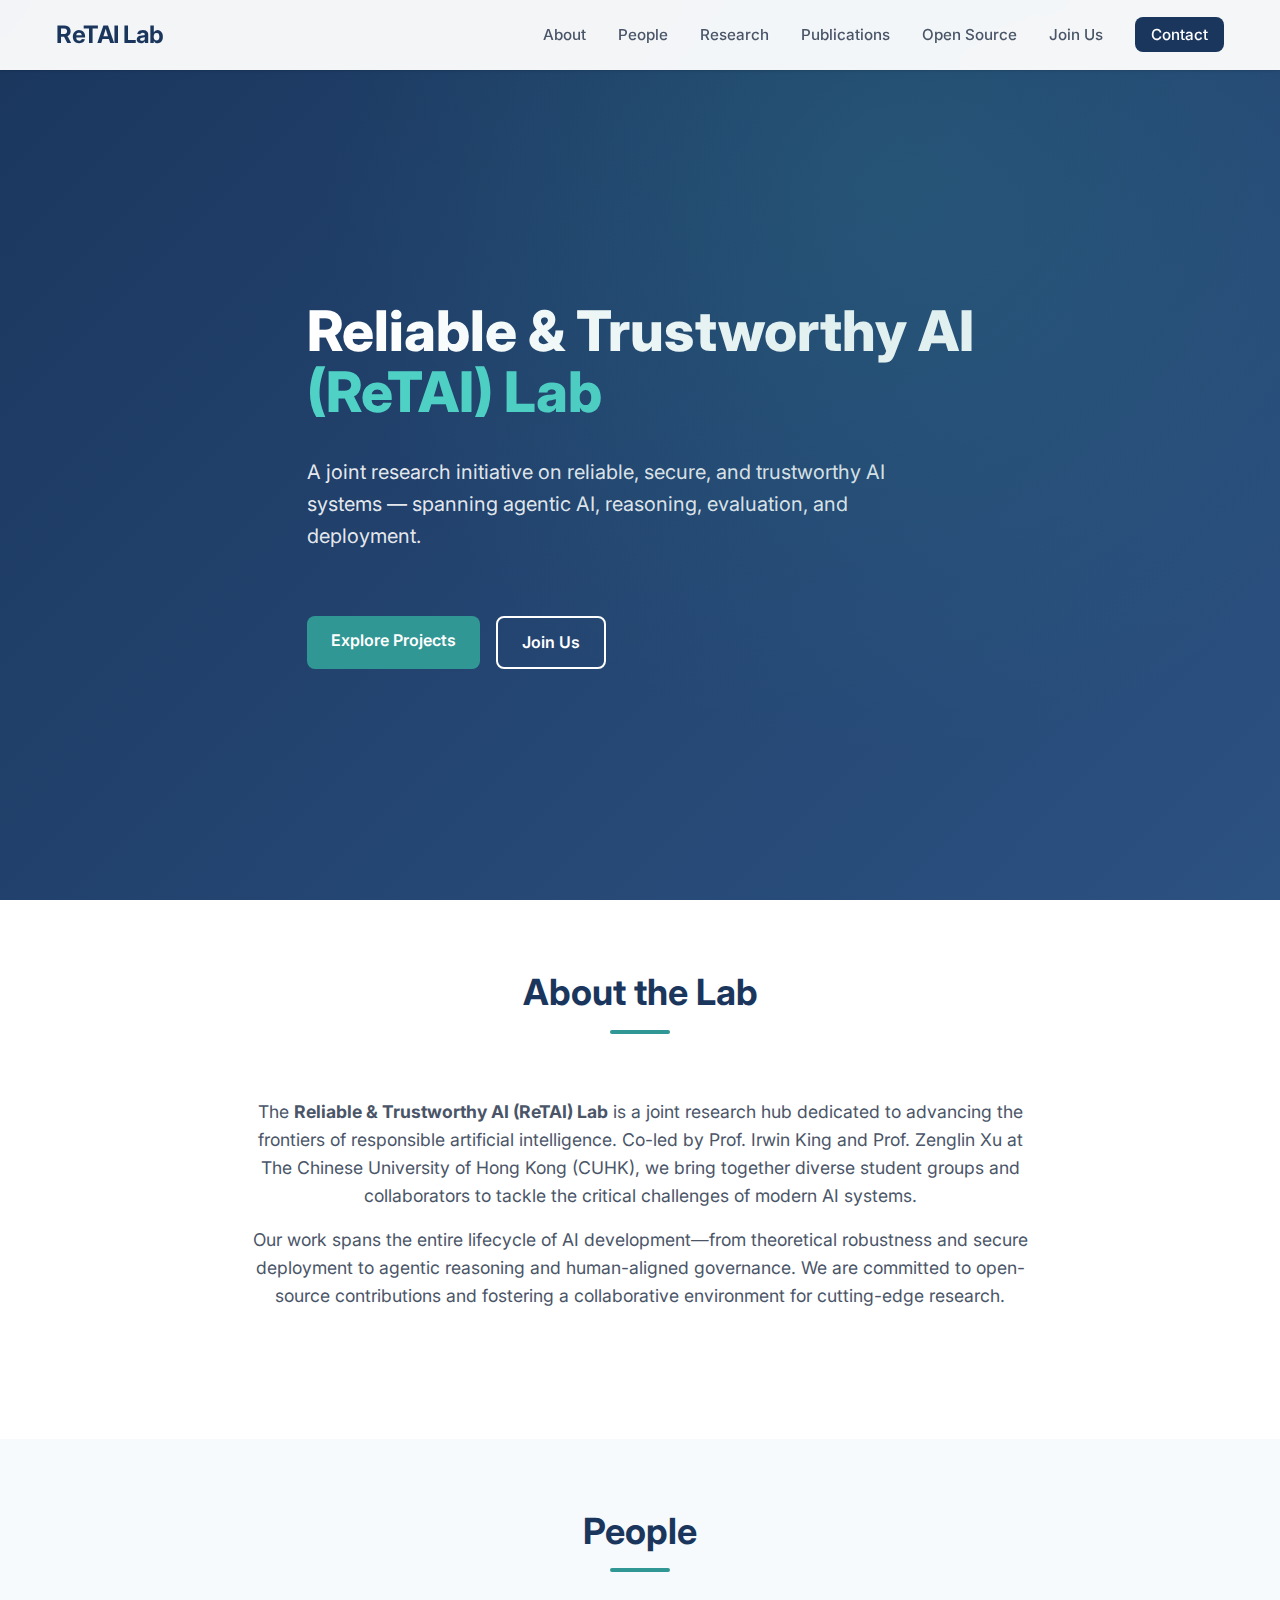
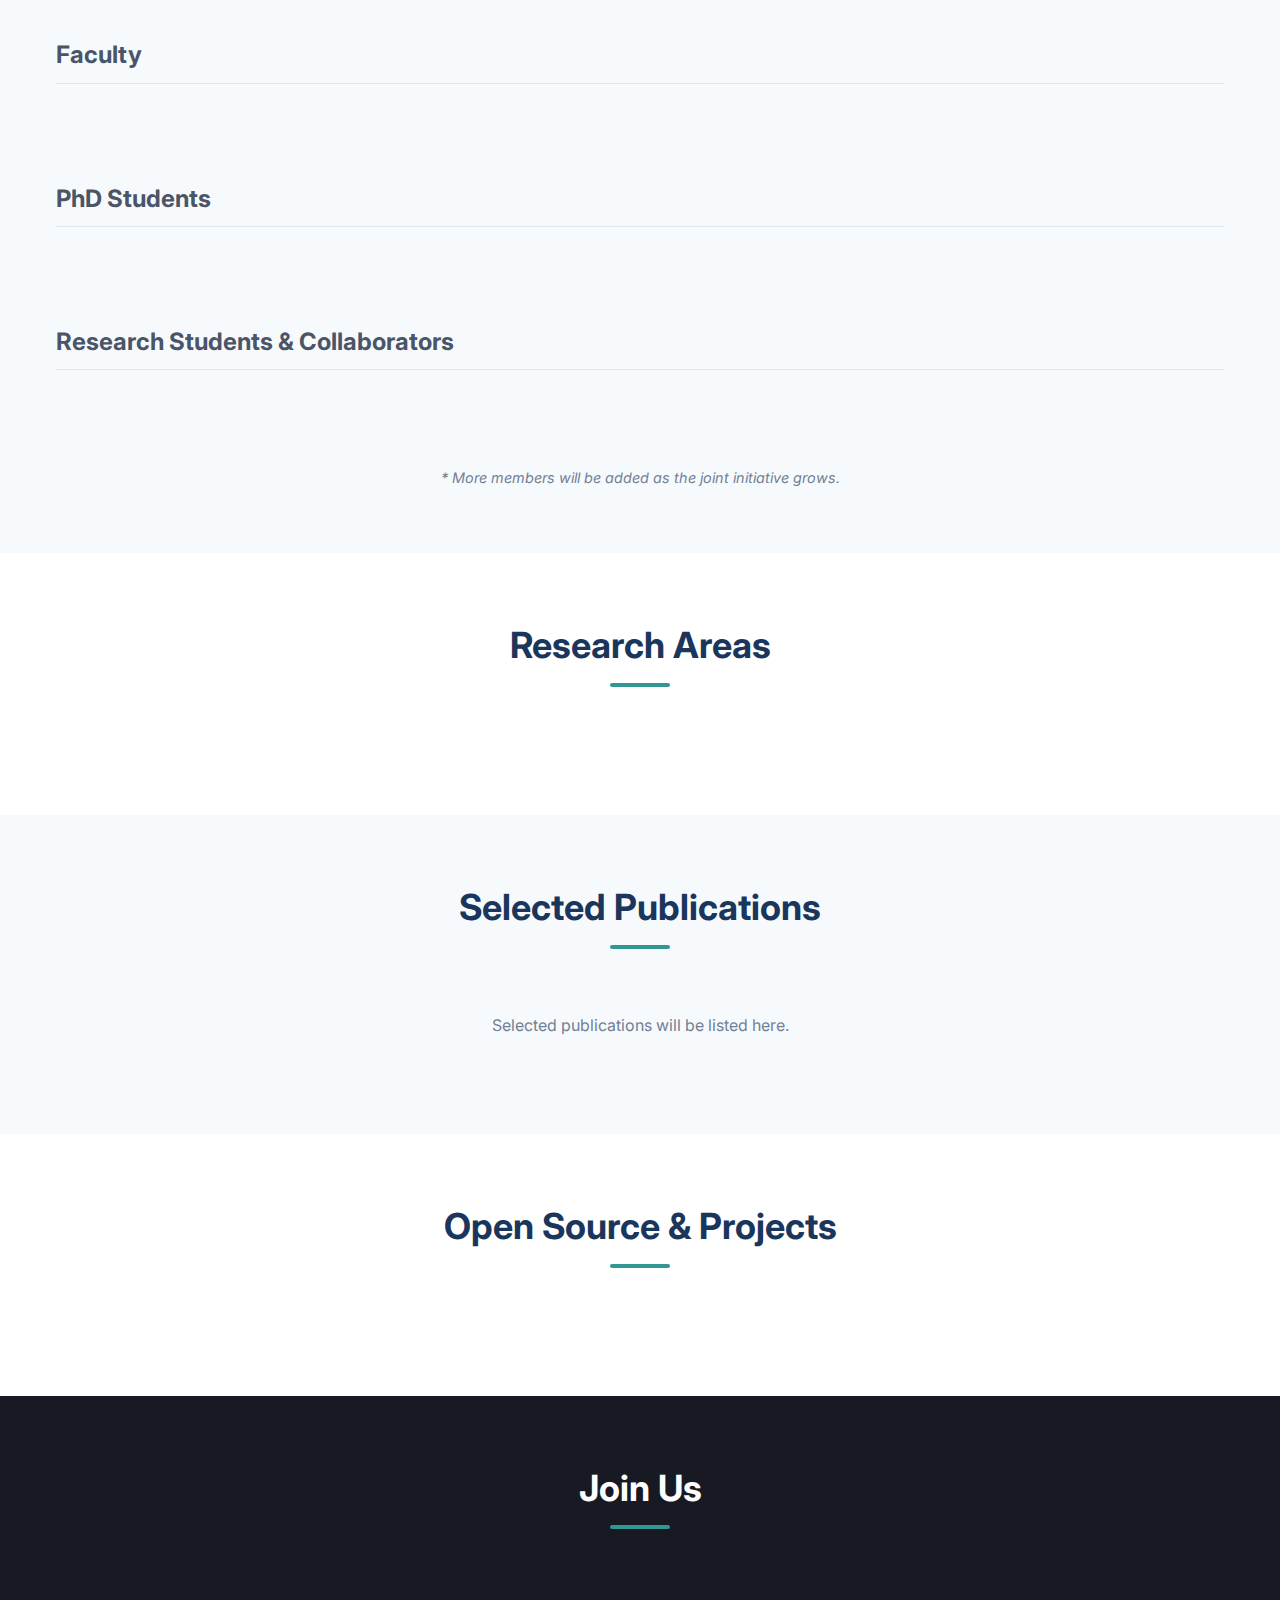
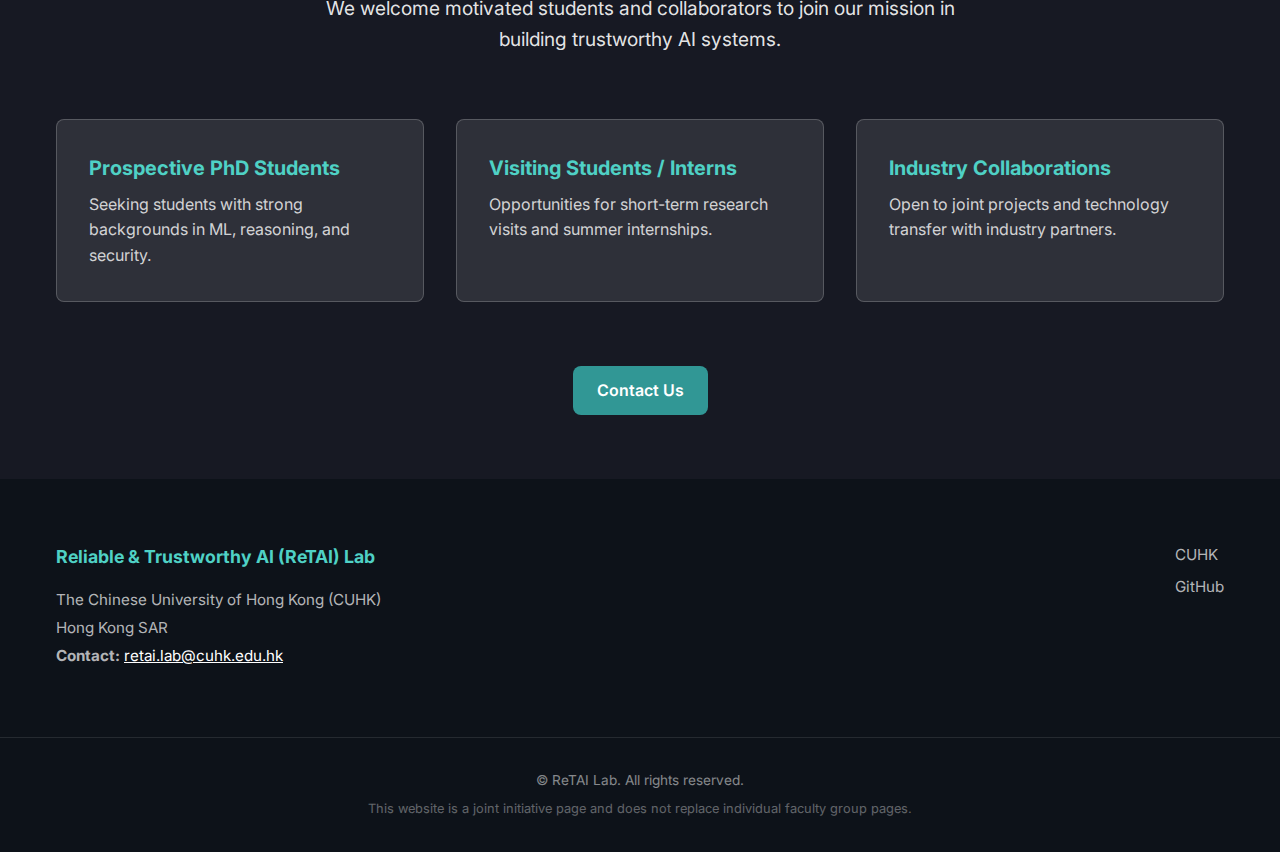
<file: index.html>
<!DOCTYPE html>
<html lang="en">
<head>
    <meta charset="UTF-8">
    <meta name="viewport" content="width=device-width, initial-scale=1.0">
    <title>Reliable & Trustworthy AI (ReTAI) Lab - CUHK</title>
    <meta name="description" content="Joint research initiative on reliable, secure, and trustworthy AI systems co-led by Prof. Irwin King and Prof. Zenglin Xu at CUHK.">
    
    <!-- Fonts -->
    <link rel="preconnect" href="https://fonts.googleapis.com">
    <link rel="preconnect" href="https://fonts.gstatic.com" crossorigin>
    <link href="https://fonts.googleapis.com/css2?family=Inter:wght@300;400;500;600;700&display=swap" rel="stylesheet">
    
    <!-- Styles -->
    <link rel="stylesheet" href="css/styles.css">
</head>
<body>

    <!-- Navigation -->
    <nav class="navbar">
        <div class="container nav-container">
            <a href="#" class="logo">ReTAI Lab</a>
            <button class="nav-toggle" aria-label="Toggle navigation">
                <span class="hamburger"></span>
            </button>
            <ul class="nav-links">
                <li><a href="#about">About</a></li>
                <li><a href="#people">People</a></li>
                <li><a href="#research">Research</a></li>
                <li><a href="#publications">Publications</a></li>
                <li><a href="#opensource">Open Source</a></li>
                <li><a href="#joinus">Join Us</a></li>
                <li><a href="#contact" class="nav-cta">Contact</a></li>
            </ul>
        </div>
    </nav>

    <!-- Hero Section -->
    <section id="hero" class="hero-section">
        <div class="container hero-content">
            <h1>Reliable & Trustworthy AI <br><span class="highlight">(ReTAI) Lab</span></h1>
            <p class="subtitle">A joint research initiative on reliable, secure, and trustworthy AI systems — spanning agentic AI, reasoning, evaluation, and deployment.</p>
            <div class="hero-buttons">
                <a href="#opensource" class="btn btn-primary">Explore Projects</a>
                <a href="#joinus" class="btn btn-outline">Join Us</a>
            </div>
        </div>
    </section>

    <!-- About Section -->
    <section id="about" class="section">
        <div class="container">
            <h2 class="section-title">About the Lab</h2>
            <div class="about-content">
                <div class="about-text">
                    <p>The <strong>Reliable & Trustworthy AI (ReTAI) Lab</strong> is a joint research hub dedicated to advancing the frontiers of responsible artificial intelligence. Co-led by Prof. Irwin King and Prof. Zenglin Xu at The Chinese University of Hong Kong (CUHK), we bring together diverse student groups and collaborators to tackle the critical challenges of modern AI systems.</p>
                    <p>Our work spans the entire lifecycle of AI development—from theoretical robustness and secure deployment to agentic reasoning and human-aligned governance. We are committed to open-source contributions and fostering a collaborative environment for cutting-edge research.</p>
                </div>
            </div>
            
            <div class="research-pillars" id="research-pillars-grid">
                <!-- Research pillars rendered by JS -->
            </div>
        </div>
    </section>

    <!-- People Section -->
    <section id="people" class="section bg-light">
        <div class="container">
            <h2 class="section-title">People</h2>
            
            <div class="people-group">
                <h3>Faculty</h3>
                <div class="people-grid faculty-grid" id="faculty-grid">
                    <!-- Faculty rendered by JS -->
                </div>
            </div>
            
            <div class="people-group">
                <h3>PhD Students</h3>
                <div class="people-grid" id="phd-grid">
                    <!-- PhD students rendered by JS -->
                </div>
            </div>

            <div class="people-group">
                <h3>Research Students & Collaborators</h3>
                <div class="people-grid" id="research-students-grid">
                    <!-- Research students rendered by JS -->
                </div>
            </div>
            
            <p class="section-note">* More members will be added as the joint initiative grows.</p>
        </div>
    </section>

    <!-- Research Topics Section -->
    <section id="research" class="section">
        <div class="container">
            <h2 class="section-title">Research Areas</h2>
            <div class="research-grid" id="research-topics-grid">
                <!-- Research topics rendered by JS -->
            </div>
        </div>
    </section>

    <!-- Publications Section -->
    <section id="publications" class="section bg-light">
        <div class="container">
            <h2 class="section-title">Selected Publications</h2>
            <p class="section-intro">Selected publications will be listed here.</p>
            <div class="publication-list" id="publication-list">
                <!-- Publications rendered by JS -->
            </div>
        </div>
    </section>

    <!-- Open Source Section -->
    <section id="opensource" class="section">
        <div class="container">
            <h2 class="section-title">Open Source & Projects</h2>
            <div class="projects-grid" id="projects-grid">
                <!-- Projects rendered by JS -->
            </div>
        </div>
    </section>

    <!-- Join Us Section -->
    <section id="joinus" class="section bg-dark text-white">
        <div class="container text-center">
            <h2 class="section-title text-white">Join Us</h2>
            <p class="join-intro">We welcome motivated students and collaborators to join our mission in building trustworthy AI systems.</p>
            
            <div class="join-grid">
                <div class="join-card">
                    <h3>Prospective PhD Students</h3>
                    <p>Seeking students with strong backgrounds in ML, reasoning, and security.</p>
                </div>
                <div class="join-card">
                    <h3>Visiting Students / Interns</h3>
                    <p>Opportunities for short-term research visits and summer internships.</p>
                </div>
                <div class="join-card">
                    <h3>Industry Collaborations</h3>
                    <p>Open to joint projects and technology transfer with industry partners.</p>
                </div>
            </div>
            
            <div class="join-cta">
                <a href="#contact" class="btn btn-primary">Contact Us</a>
            </div>
        </div>
    </section>

    <!-- Footer -->
    <footer id="contact" class="footer">
        <div class="container footer-content">
            <div class="footer-info">
                <h3>Reliable & Trustworthy AI (ReTAI) Lab</h3>
                <p>The Chinese University of Hong Kong (CUHK)</p>
                <p>Hong Kong SAR</p>
                <p class="footer-email">
                    <strong>Contact:</strong> <a href="mailto:retai.lab@cuhk.edu.hk">retai.lab@cuhk.edu.hk</a>
                </p>
            </div>
            <div class="footer-links">
                <a href="https://www.cuhk.edu.hk" target="_blank">CUHK</a>
                <a href="https://github.com" target="_blank">GitHub</a>
            </div>
        </div>
        <div class="footer-bottom">
            <p>&copy; <span id="current-year"></span> ReTAI Lab. All rights reserved.</p>
            <p class="disclaimer">This website is a joint initiative page and does not replace individual faculty group pages.</p>
        </div>
    </footer>

    <!-- Scripts -->
    <script src="js/data.js"></script>
    <script src="js/main.js"></script>
</body>
</html>
</file>
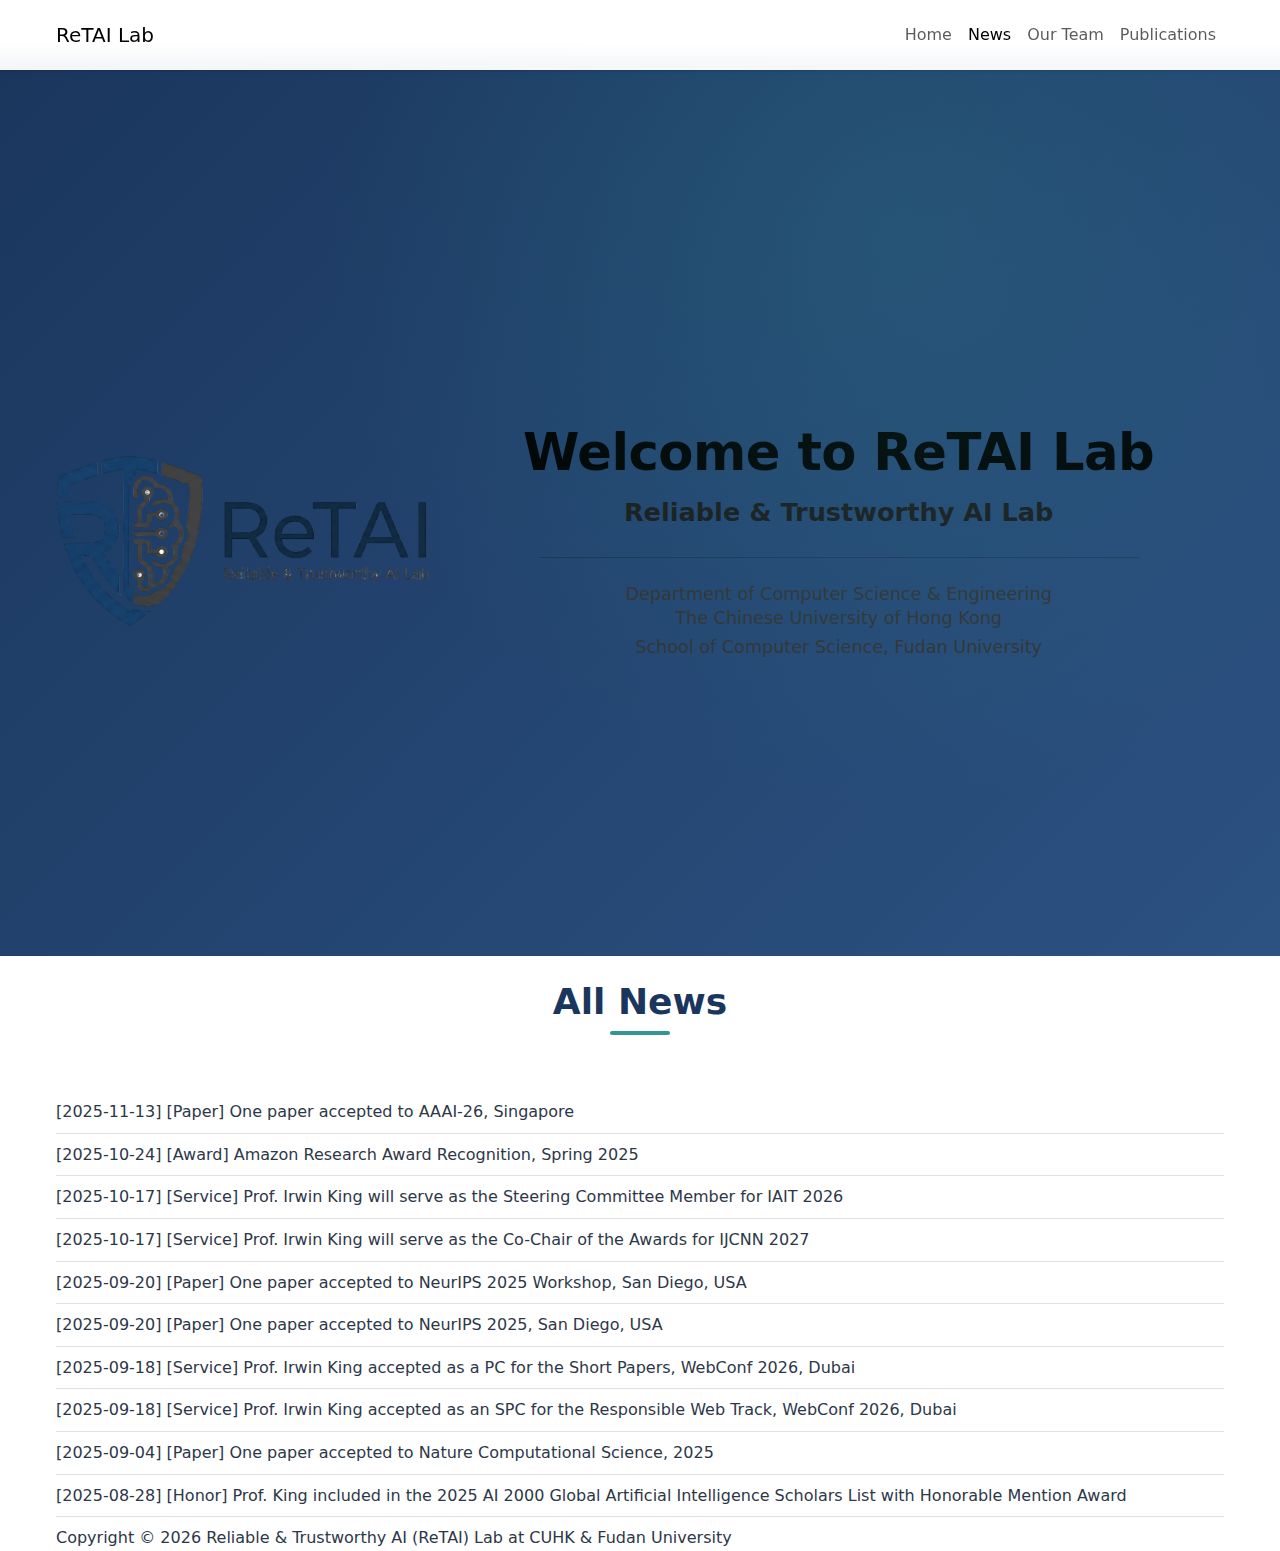
<file: news.html>
<!DOCTYPE html>
<html lang="en">

<head>
    <meta charset="UTF-8">
    <meta name="viewport" content="width=device-width, initial-scale=1.0">
    <title>News - ReTAI Lab</title>
    <link href="https://cdn.jsdelivr.net/npm/bootstrap@5.3.0/dist/css/bootstrap.min.css" rel="stylesheet">
    <!-- Custom CSS (Loaded via JS) -->
</head>

<body>

    <section id="all-news" class="mt-4"></section>

    <script src="https://cdn.jsdelivr.net/npm/bootstrap@5.3.0/dist/js/bootstrap.bundle.min.js"></script>
    <!-- Dynamic Loader -->
    <script>
        (function () {
            var v = Date.now();
            var link = document.createElement('link');
            link.rel = 'stylesheet';
            link.href = 'css/styles.css?v=' + v;
            document.head.appendChild(link);

            var scripts = ['js/data.js', 'js/render.js'];
            var loadNext = function () {
                if (scripts.length === 0) {
                    if (typeof renderNewsPage === 'function') renderNewsPage();
                    return;
                }
                var src = scripts.shift();
                var s = document.createElement('script');
                s.src = src + '?v=' + v;
                s.onload = loadNext;
                document.body.appendChild(s);
            };
            loadNext();
        })();
    </script>
</body>

</html>
</file>
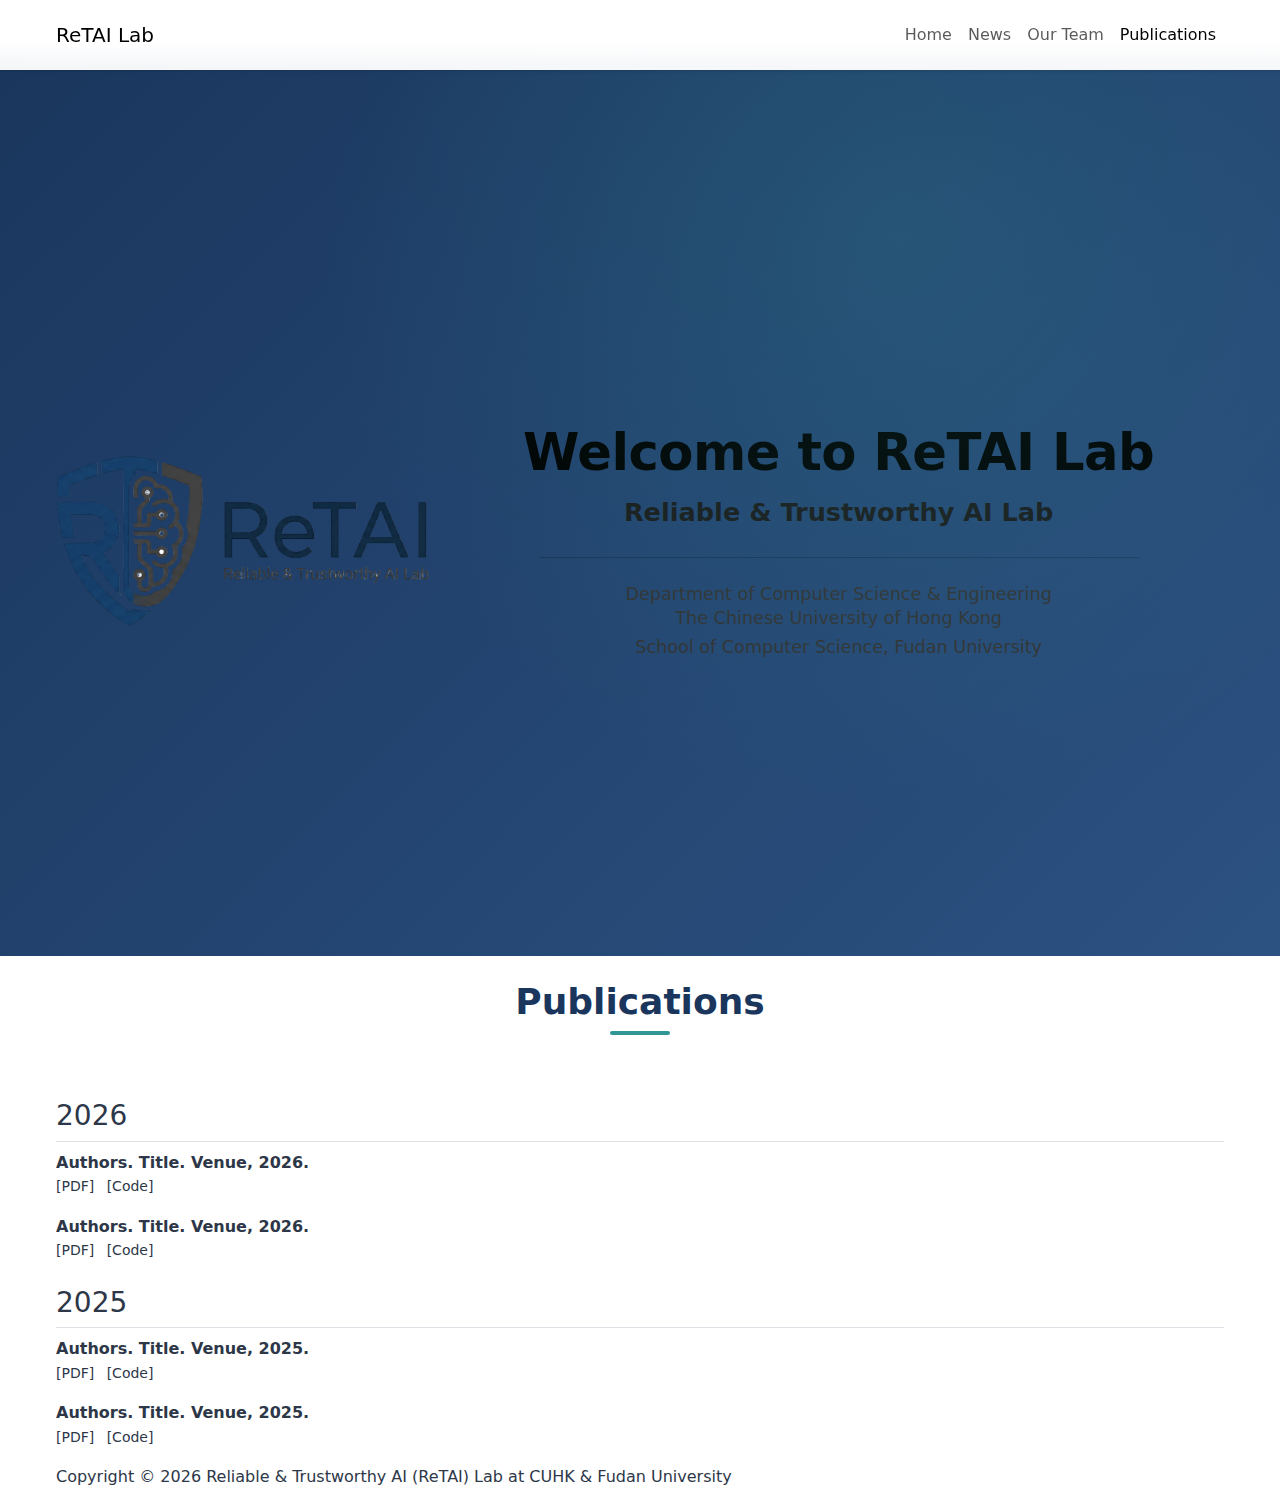
<file: pubs.html>
<!DOCTYPE html>
<html lang="en">

<head>
    <meta charset="UTF-8">
    <meta name="viewport" content="width=device-width, initial-scale=1.0">
    <title>Publications - ReTAI Lab</title>
    <link href="https://cdn.jsdelivr.net/npm/bootstrap@5.3.0/dist/css/bootstrap.min.css" rel="stylesheet">
    <link rel="stylesheet" href="css/styles.css">
</head>

<body>

    <section id="all-pubs" class="mt-4"></section>

    <script src="https://cdn.jsdelivr.net/npm/bootstrap@5.3.0/dist/js/bootstrap.bundle.min.js"></script>
    <script src="js/data.js"></script>
    <script src="js/render.js"></script>
    <script>
        document.addEventListener('DOMContentLoaded', renderPubsPage);
    </script>
</body>

</html>
</file>
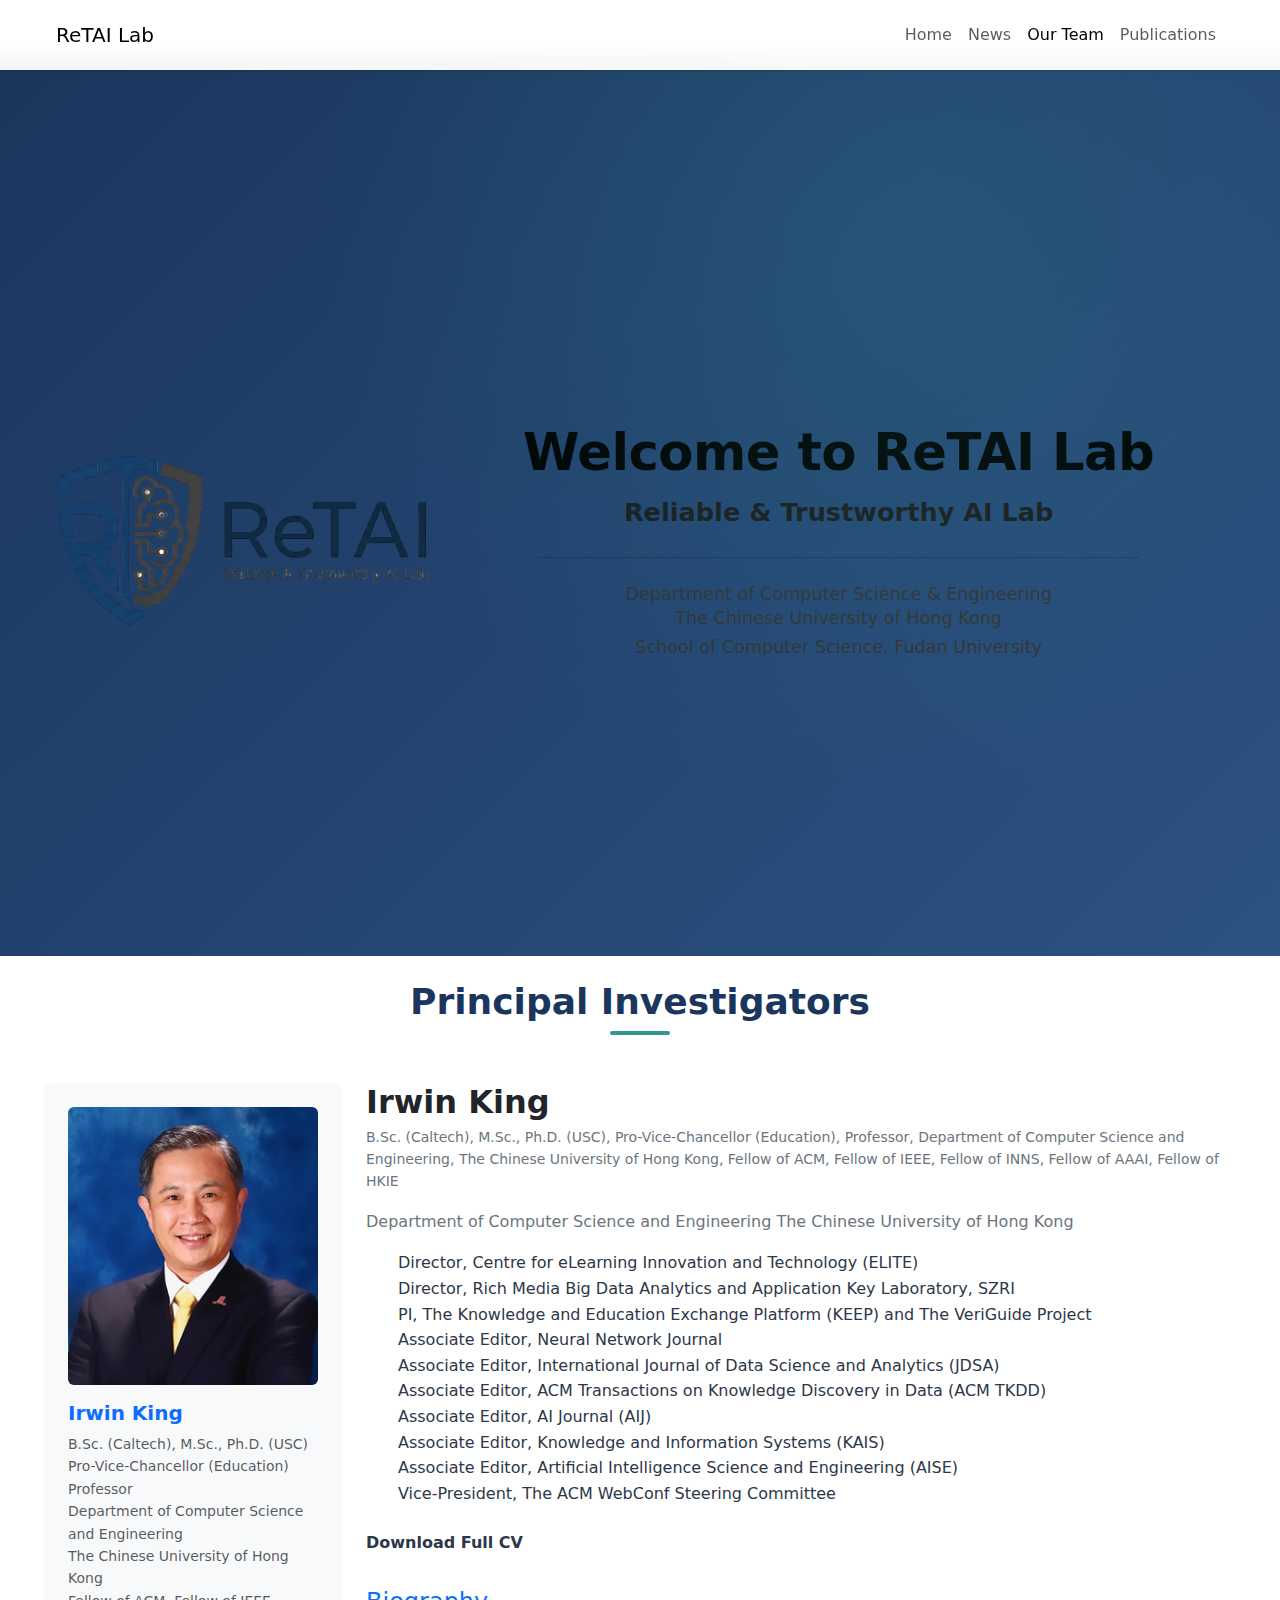
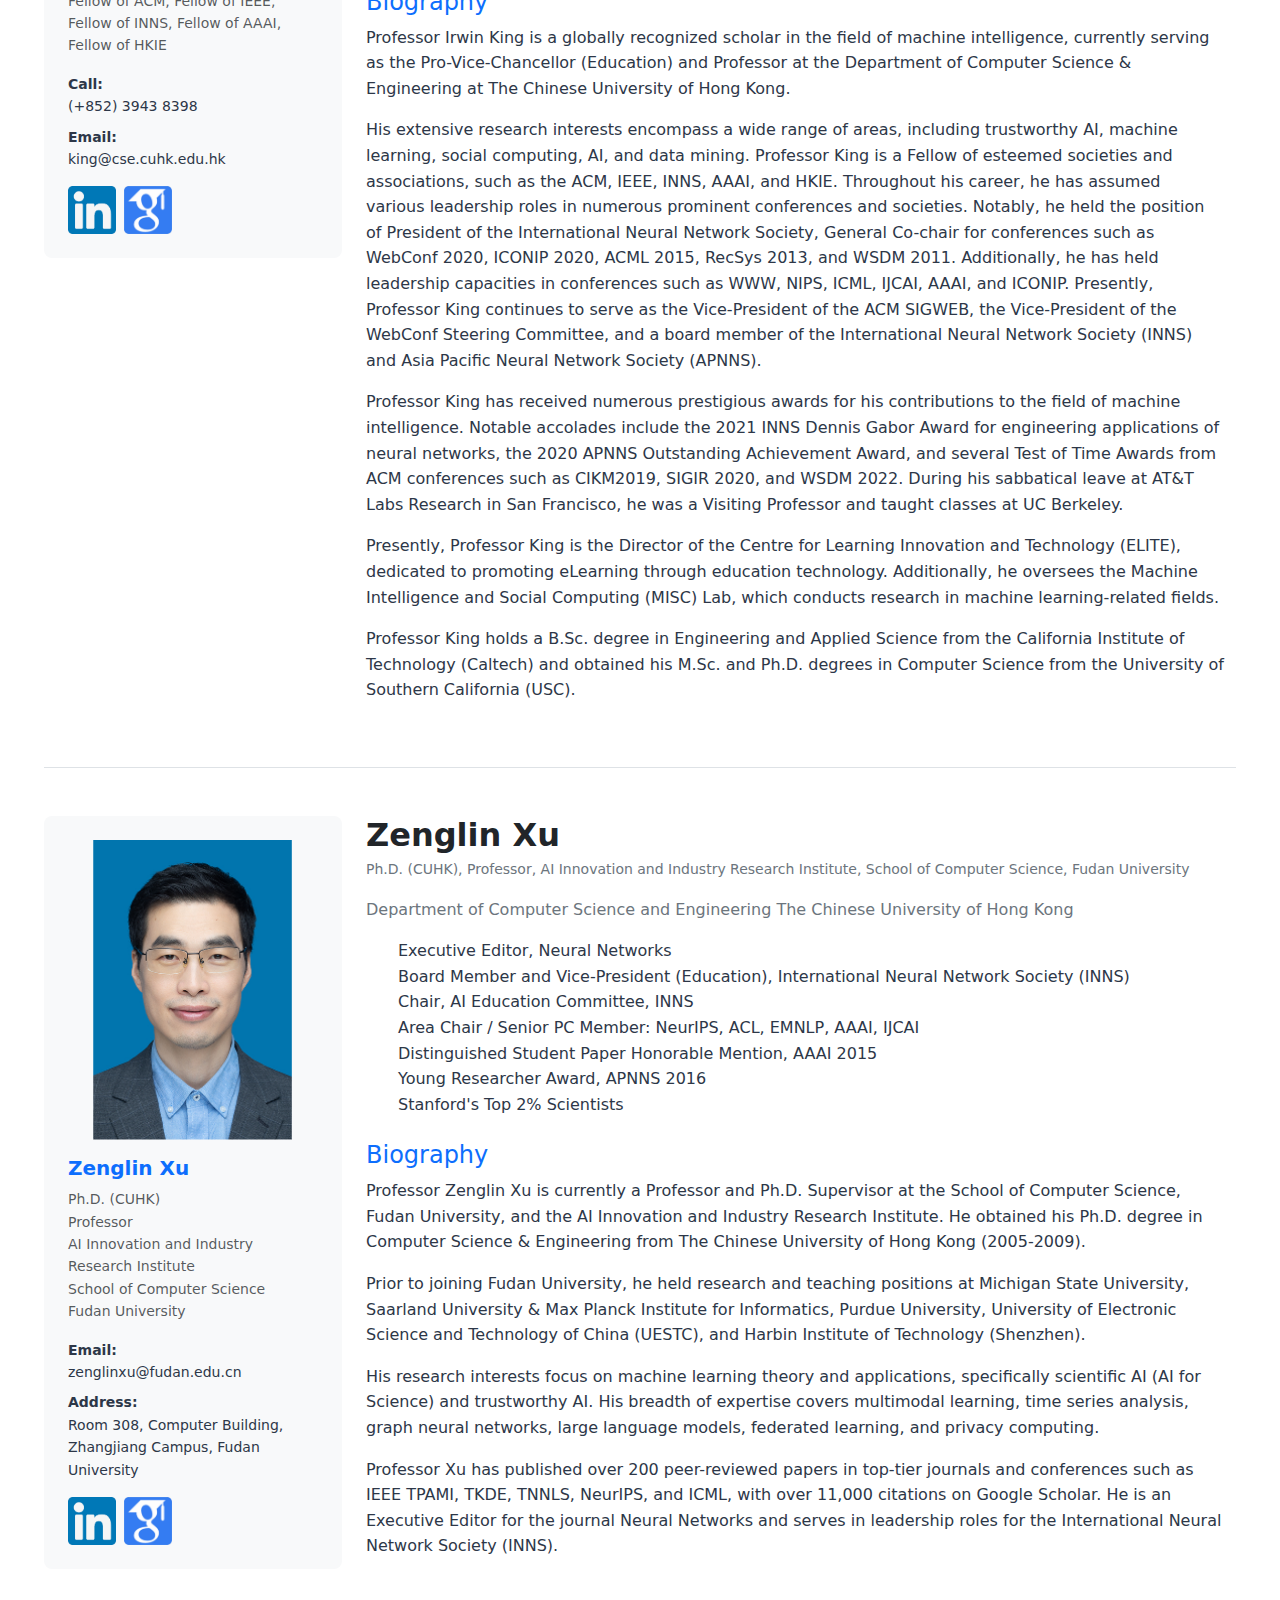
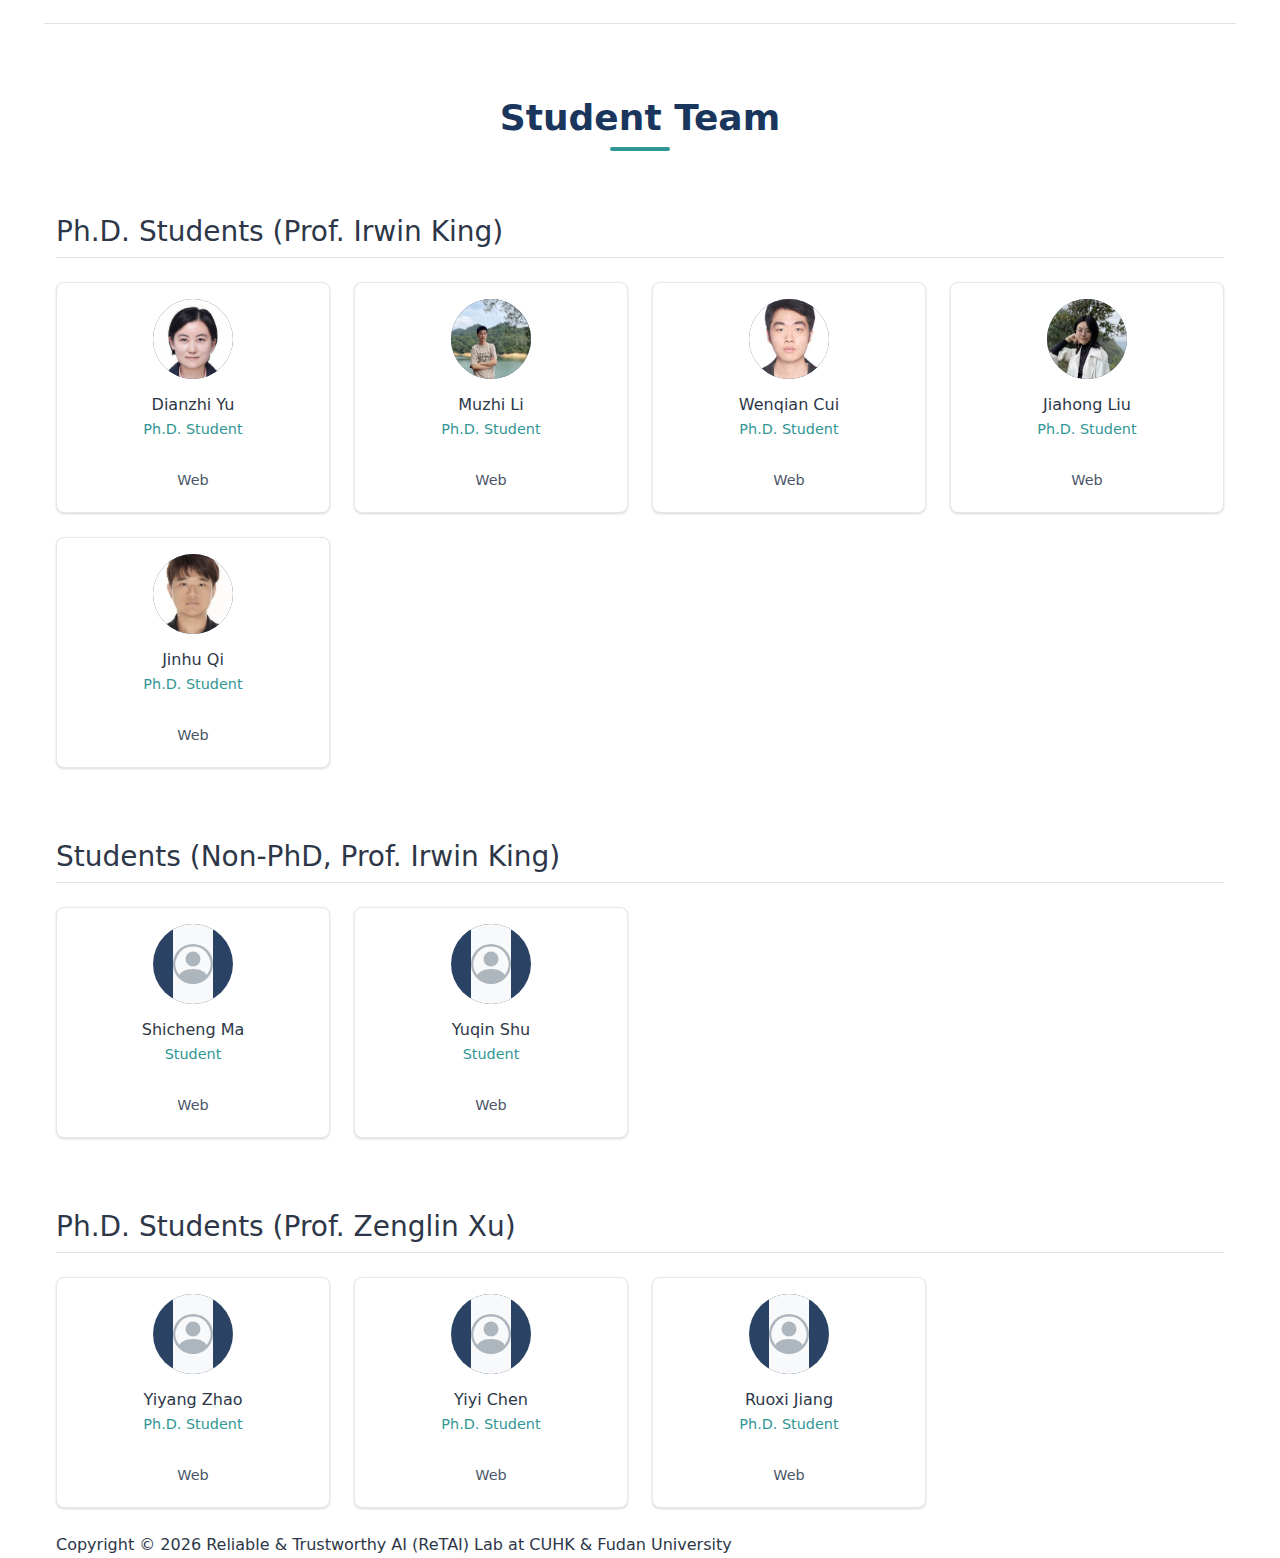
<file: team.html>
<!DOCTYPE html>
<html lang="en">

<head>
    <meta charset="UTF-8">
    <meta name="viewport" content="width=device-width, initial-scale=1.0">
    <title>Our Team - ReTAI Lab</title>
    <link href="https://cdn.jsdelivr.net/npm/bootstrap@5.3.0/dist/css/bootstrap.min.css" rel="stylesheet">
    <!-- Custom CSS (Loaded via JS) -->
</head>

<body>

    <section id="all-team" class="mt-4"></section>

    <script src="https://cdn.jsdelivr.net/npm/bootstrap@5.3.0/dist/js/bootstrap.bundle.min.js"></script>
    <!-- Dynamic Loader -->
    <script>
        (function () {
            var v = Date.now();
            var link = document.createElement('link');
            link.rel = 'stylesheet';
            link.href = 'css/styles.css?v=' + v;
            document.head.appendChild(link);

            var scripts = ['js/data.js', 'js/render.js'];
            var loadNext = function () {
                if (scripts.length === 0) {
                    if (typeof renderTeamPage === 'function') renderTeamPage();
                    return;
                }
                var src = scripts.shift();
                var s = document.createElement('script');
                s.src = src + '?v=' + v;
                s.onload = loadNext;
                document.body.appendChild(s);
            };
            loadNext();
        })();
    </script>
</body>

</html>
</file>
<file: css/styles.css>
/* =============================================================================
   ReTAI Lab - Main Stylesheet
   ============================================================================= */

/* Variables */
:root {
    /* Colors */
    --color-primary: #1a365d;    /* Deep Navy */
    --color-primary-light: #2a4365;
    --color-secondary: #4a5568;  /* Neutral Gray */
    --color-accent: #319795;     /* Teal */
    --color-accent-hover: #2c7a7b;
    --color-bg-light: #f7fafc;   /* Light Gray Background */
    --color-bg-white: #ffffff;
    --color-bg-dark: #171923;    /* Dark Footer/CTA */
    --color-text-main: #2d3748;
    --color-text-light: #718096;
    --color-text-white: #ffffff;
    --color-border: #e2e8f0;
    
    /* Typography */
    --font-family: 'Inter', system-ui, -apple-system, sans-serif;
    
    /* Spacing */
    --spacing-xs: 0.5rem;
    --spacing-sm: 1rem;
    --spacing-md: 2rem;
    --spacing-lg: 4rem;
    --spacing-xl: 8rem;
    
    /* Layout */
    --container-width: 1200px;
    --nav-height: 70px;
    
    /* Effects */
    --shadow-sm: 0 1px 3px 0 rgba(0, 0, 0, 0.1), 0 1px 2px 0 rgba(0, 0, 0, 0.06);
    --shadow-md: 0 4px 6px -1px rgba(0, 0, 0, 0.1), 0 2px 4px -1px rgba(0, 0, 0, 0.06);
    --shadow-lg: 0 10px 15px -3px rgba(0, 0, 0, 0.1), 0 4px 6px -2px rgba(0, 0, 0, 0.05);
    --transition: all 0.3s ease;
    --radius: 8px;
}

/* Reset & Base */
* {
    box-sizing: border-box;
    margin: 0;
    padding: 0;
}

html {
    scroll-behavior: smooth;
    scroll-padding-top: var(--nav-height);
}

body {
    font-family: var(--font-family);
    color: var(--color-text-main);
    line-height: 1.6;
    background-color: var(--color-bg-white);
    -webkit-font-smoothing: antialiased;
}

a {
    text-decoration: none;
    color: inherit;
    transition: var(--transition);
}

ul {
    list-style: none;
}

img {
    max-width: 100%;
    display: block;
}

/* Layout Utilities */
.container {
    max-width: var(--container-width);
    margin: 0 auto;
    padding: 0 var(--spacing-sm);
}

.section {
    padding: var(--spacing-lg) 0;
}

.section-title {
    font-size: 2.25rem;
    font-weight: 700;
    color: var(--color-primary);
    text-align: center;
    margin-bottom: var(--spacing-lg);
    position: relative;
}

.section-title::after {
    content: '';
    display: block;
    width: 60px;
    height: 4px;
    background: var(--color-accent);
    margin: var(--spacing-xs) auto 0;
    border-radius: 2px;
}

.bg-light {
    background-color: var(--color-bg-light);
}

.bg-dark {
    background-color: var(--color-bg-dark);
}

.text-white {
    color: var(--color-text-white);
}

.text-center {
    text-align: center;
}

/* Buttons */
.btn {
    display: inline-block;
    padding: 0.75rem 1.5rem;
    border-radius: var(--radius);
    font-weight: 600;
    cursor: pointer;
    transition: var(--transition);
}

.btn-primary {
    background-color: var(--color-accent);
    color: var(--color-text-white);
}

.btn-primary:hover {
    background-color: var(--color-accent-hover);
    transform: translateY(-2px);
}

.btn-outline {
    background-color: transparent;
    border: 2px solid var(--color-text-white);
    color: var(--color-text-white);
}

.btn-outline:hover {
    background-color: rgba(255, 255, 255, 0.1);
}

/* Navigation */
.navbar {
    position: fixed;
    top: 0;
    left: 0;
    width: 100%;
    height: var(--nav-height);
    background-color: rgba(255, 255, 255, 0.95);
    backdrop-filter: blur(10px);
    box-shadow: var(--shadow-sm);
    z-index: 1000;
    display: flex;
    align-items: center;
}

.nav-container {
    display: flex;
    justify-content: space-between;
    align-items: center;
    width: 100%;
}

.logo {
    font-size: 1.5rem;
    font-weight: 700;
    color: var(--color-primary);
    letter-spacing: -0.5px;
}

.nav-links {
    display: flex;
    gap: var(--spacing-md);
}

.nav-links a {
    color: var(--color-secondary);
    font-weight: 500;
    font-size: 0.95rem;
}

.nav-links a:hover {
    color: var(--color-accent);
}

.nav-cta {
    background-color: var(--color-primary);
    color: var(--color-text-white) !important;
    padding: 0.5rem 1rem;
    border-radius: var(--radius);
}

.nav-cta:hover {
    background-color: var(--color-primary-light) !important;
}

.nav-toggle {
    display: none;
    background: none;
    border: none;
    cursor: pointer;
}

.hamburger {
    display: block;
    width: 24px;
    height: 2px;
    background: var(--color-primary);
    position: relative;
    transition: var(--transition);
}

.hamburger::before,
.hamburger::after {
    content: '';
    position: absolute;
    width: 100%;
    height: 2px;
    background: var(--color-primary);
    transition: var(--transition);
}

.hamburger::before { top: -8px; }
.hamburger::after { top: 8px; }

/* Hero Section */
.hero-section {
    height: 100vh;
    min-height: 600px; /* Prevent it from being too small on short screens */
    display: flex;
    align-items: center;
    background: linear-gradient(135deg, #1a365d 0%, #2c5282 100%);
    color: var(--color-text-white);
    padding-top: var(--nav-height);
    position: relative;
    overflow: hidden;
}

.hero-section::before {
    content: '';
    position: absolute;
    top: 0;
    left: 0;
    right: 0;
    bottom: 0;
    background: radial-gradient(circle at 70% 20%, rgba(49, 151, 149, 0.2) 0%, transparent 50%);
    pointer-events: none;
}

.hero-content {
    max-width: 800px;
}

.hero-content h1 {
    font-size: 3.5rem;
    line-height: 1.1;
    margin-bottom: var(--spacing-md);
    font-weight: 800;
}

.hero-content .highlight {
    color: var(--color-accent); /* Actually, on the blue bg, a lighter teal works better */
    color: #4fd1c5; 
}

.hero-content .subtitle {
    font-size: 1.25rem;
    color: rgba(255, 255, 255, 0.9);
    margin-bottom: var(--spacing-lg);
    max-width: 600px;
    line-height: 1.6;
}

.hero-buttons {
    display: flex;
    gap: var(--spacing-sm);
}

/* About Section */
.about-text {
    max-width: 800px;
    margin: 0 auto var(--spacing-lg);
    text-align: center;
    font-size: 1.1rem;
    color: var(--color-secondary);
}

.about-text p {
    margin-bottom: var(--spacing-sm);
}

.research-pillars {
    display: grid;
    grid-template-columns: repeat(auto-fit, minmax(240px, 1fr));
    gap: var(--spacing-md);
    margin-top: var(--spacing-lg);
}

.pillar-card {
    background: var(--color-bg-white);
    padding: var(--spacing-md);
    border-radius: var(--radius);
    box-shadow: var(--shadow-sm);
    text-align: center;
    border: 1px solid var(--color-border);
    transition: var(--transition);
}

.pillar-card:hover {
    transform: translateY(-5px);
    box-shadow: var(--shadow-md);
    border-color: var(--color-accent);
}

.pillar-icon {
    font-size: 2.5rem;
    margin-bottom: var(--spacing-sm);
    display: block;
}

.pillar-card h3 {
    font-size: 1.1rem;
    color: var(--color-primary);
    margin-bottom: var(--spacing-xs);
}

.pillar-card p {
    font-size: 0.9rem;
    color: var(--color-secondary);
}

/* People Section */
.people-group {
    margin-bottom: var(--spacing-lg);
}

.people-group h3 {
    font-size: 1.5rem;
    color: var(--color-secondary);
    margin-bottom: var(--spacing-md);
    border-bottom: 1px solid var(--color-border);
    padding-bottom: var(--spacing-xs);
}

.people-grid {
    display: grid;
    grid-template-columns: repeat(auto-fill, minmax(280px, 1fr));
    gap: var(--spacing-md);
}

.faculty-grid {
    /* Center align if few items */
    justify-content: center;
}

.person-card {
    background: var(--color-bg-white);
    padding: var(--spacing-md);
    border-radius: var(--radius);
    box-shadow: var(--shadow-sm);
    border: 1px solid var(--color-border);
    display: flex;
    flex-direction: column;
    align-items: center;
    text-align: center;
    transition: var(--transition);
}

.person-card:hover {
    box-shadow: var(--shadow-md);
}

.person-avatar {
    width: 80px;
    height: 80px;
    border-radius: 50%;
    background-color: var(--color-primary-light);
    color: var(--color-text-white);
    display: flex;
    align-items: center;
    justify-content: center;
    font-size: 1.5rem;
    font-weight: 700;
    margin-bottom: var(--spacing-sm);
}

.person-name {
    font-size: 1.1rem;
    font-weight: 700;
    color: var(--color-primary);
    margin-bottom: 2px;
}

.person-role {
    font-size: 0.9rem;
    color: var(--color-accent);
    font-weight: 500;
    margin-bottom: 2px;
}

.person-affiliation {
    font-size: 0.85rem;
    color: var(--color-secondary);
}

.person-advisor {
    font-size: 0.8rem;
    color: var(--color-text-light);
    margin-top: 4px;
    font-style: italic;
}

.person-links {
    margin-top: var(--spacing-sm);
    display: flex;
    gap: var(--spacing-xs);
    justify-content: center;
}

.person-links a {
    color: var(--color-secondary);
    font-size: 0.9rem;
    padding: 4px;
}

.person-links a:hover {
    color: var(--color-accent);
}

.section-note {
    text-align: center;
    font-size: 0.9rem;
    color: var(--color-text-light);
    margin-top: var(--spacing-md);
    font-style: italic;
}

/* Research Topics */
.research-grid {
    display: grid;
    grid-template-columns: repeat(auto-fit, minmax(300px, 1fr));
    gap: var(--spacing-md);
}

.topic-card {
    background: var(--color-bg-light);
    padding: var(--spacing-md);
    border-radius: var(--radius);
    border-left: 4px solid var(--color-accent);
    transition: var(--transition);
}

.topic-card:hover {
    background: var(--color-bg-white);
    box-shadow: var(--shadow-md);
    transform: translateY(-3px);
}

.topic-card h3 {
    font-size: 1.2rem;
    color: var(--color-primary);
    margin-bottom: var(--spacing-xs);
}

.topic-card p {
    color: var(--color-secondary);
    font-size: 0.95rem;
}

/* Publications */
.section-intro {
    text-align: center;
    color: var(--color-text-light);
    margin-bottom: var(--spacing-md);
}

.publication-list {
    max-width: 900px;
    margin: 0 auto;
}

.pub-entry {
    background: var(--color-bg-white);
    padding: var(--spacing-md);
    border-radius: var(--radius);
    box-shadow: var(--shadow-sm);
    margin-bottom: var(--spacing-sm);
    border-left: 3px solid transparent;
    transition: var(--transition);
}

.pub-entry:hover {
    border-left-color: var(--color-primary);
    box-shadow: var(--shadow-md);
}

.pub-title {
    font-size: 1.1rem;
    font-weight: 600;
    color: var(--color-primary);
    margin-bottom: 4px;
}

.pub-authors {
    color: var(--color-secondary);
    margin-bottom: 4px;
}

.pub-venue {
    font-style: italic;
    color: var(--color-accent);
    font-size: 0.9rem;
    margin-bottom: var(--spacing-sm);
}

.pub-links {
    display: flex;
    gap: var(--spacing-sm);
}

.pub-link {
    font-size: 0.85rem;
    color: var(--color-primary);
    text-decoration: underline;
    font-weight: 500;
}

.pub-link:hover {
    color: var(--color-accent);
}

/* Open Source Projects */
.projects-grid {
    display: grid;
    grid-template-columns: repeat(auto-fit, minmax(320px, 1fr));
    gap: var(--spacing-md);
}

.project-card {
    background: var(--color-bg-white);
    border: 1px solid var(--color-border);
    border-radius: var(--radius);
    padding: var(--spacing-md);
    transition: var(--transition);
    display: flex;
    flex-direction: column;
    height: 100%;
}

.project-card:hover {
    border-color: var(--color-primary);
    box-shadow: var(--shadow-md);
}

.project-header {
    display: flex;
    justify-content: space-between;
    align-items: flex-start;
    margin-bottom: var(--spacing-sm);
}

.project-title {
    font-size: 1.2rem;
    font-weight: 700;
    color: var(--color-primary);
}

.project-desc {
    color: var(--color-secondary);
    font-size: 0.95rem;
    flex-grow: 1;
    margin-bottom: var(--spacing-md);
}

.project-tags {
    display: flex;
    flex-wrap: wrap;
    gap: 8px;
    margin-bottom: var(--spacing-sm);
}

.tag {
    background: var(--color-bg-light);
    color: var(--color-secondary);
    font-size: 0.75rem;
    padding: 2px 8px;
    border-radius: 12px;
    font-weight: 500;
}

.project-link {
    align-self: flex-start;
    color: var(--color-accent);
    font-weight: 600;
    font-size: 0.9rem;
    display: flex;
    align-items: center;
    gap: 4px;
}

/* Join Us */
.join-grid {
    display: grid;
    grid-template-columns: repeat(auto-fit, minmax(280px, 1fr));
    gap: var(--spacing-md);
    margin: var(--spacing-lg) 0;
}

.join-card {
    background: rgba(255, 255, 255, 0.1);
    border: 1px solid rgba(255, 255, 255, 0.2);
    padding: var(--spacing-md);
    border-radius: var(--radius);
    text-align: left;
}

.join-card h3 {
    font-size: 1.25rem;
    margin-bottom: var(--spacing-xs);
    color: var(--color-accent); /* Actually contrast on dark bg */
    color: #4fd1c5;
}

.join-card p {
    color: rgba(255, 255, 255, 0.8);
}

.join-intro {
    font-size: 1.2rem;
    max-width: 700px;
    margin: 0 auto;
    color: rgba(255, 255, 255, 0.9);
}

.join-cta {
    margin-top: var(--spacing-lg);
}

/* Footer */
.footer {
    background-color: #0d1219; /* Darker than bg-dark */
    color: var(--color-text-white);
    padding: var(--spacing-lg) 0 var(--spacing-md);
    font-size: 0.95rem;
}

.footer-content {
    display: flex;
    justify-content: space-between;
    flex-wrap: wrap;
    gap: var(--spacing-lg);
    margin-bottom: var(--spacing-lg);
}

.footer-info h3 {
    margin-bottom: var(--spacing-sm);
    color: var(--color-accent); /* Matching accent */
    color: #4fd1c5;
}

.footer-info p {
    margin-bottom: 4px;
    color: rgba(255, 255, 255, 0.7);
}

.footer-email a {
    color: var(--color-text-white);
    text-decoration: underline;
}

.footer-links {
    display: flex;
    flex-direction: column;
    gap: var(--spacing-xs);
}

.footer-links a {
    color: rgba(255, 255, 255, 0.7);
}

.footer-links a:hover {
    color: #4fd1c5;
}

.footer-bottom {
    text-align: center;
    border-top: 1px solid rgba(255, 255, 255, 0.1);
    padding-top: var(--spacing-md);
    color: rgba(255, 255, 255, 0.5);
    font-size: 0.85rem;
}

.footer-bottom .disclaimer {
    margin-top: 8px;
    font-size: 0.8rem;
    opacity: 0.7;
}

/* Responsive */
@media (max-width: 768px) {
    :root {
        --spacing-lg: 3rem;
    }

    .section-title {
        font-size: 1.75rem;
    }

    .hero-content h1 {
        font-size: 2.25rem;
    }
    
    .nav-links {
        display: none; /* Hide for mobile initially */
        position: absolute;
        top: var(--nav-height);
        left: 0;
        width: 100%;
        background: white;
        flex-direction: column;
        padding: var(--spacing-md);
        box-shadow: var(--shadow-md);
        text-align: center;
    }
    
    .nav-links.active {
        display: flex;
    }
    
    .nav-toggle {
        display: block;
    }
    
    .hero-section {
        height: auto;
        padding: calc(var(--nav-height) + 4rem) 0 4rem;
        text-align: center;
    }
    
    .hero-content {
        margin: 0 auto;
    }
    
    .hero-buttons {
        justify-content: center;
    }
    
    .footer-content {
        flex-direction: column;
        text-align: center;
    }
    
    .footer-links {
        align-items: center;
    }
}
</file>
